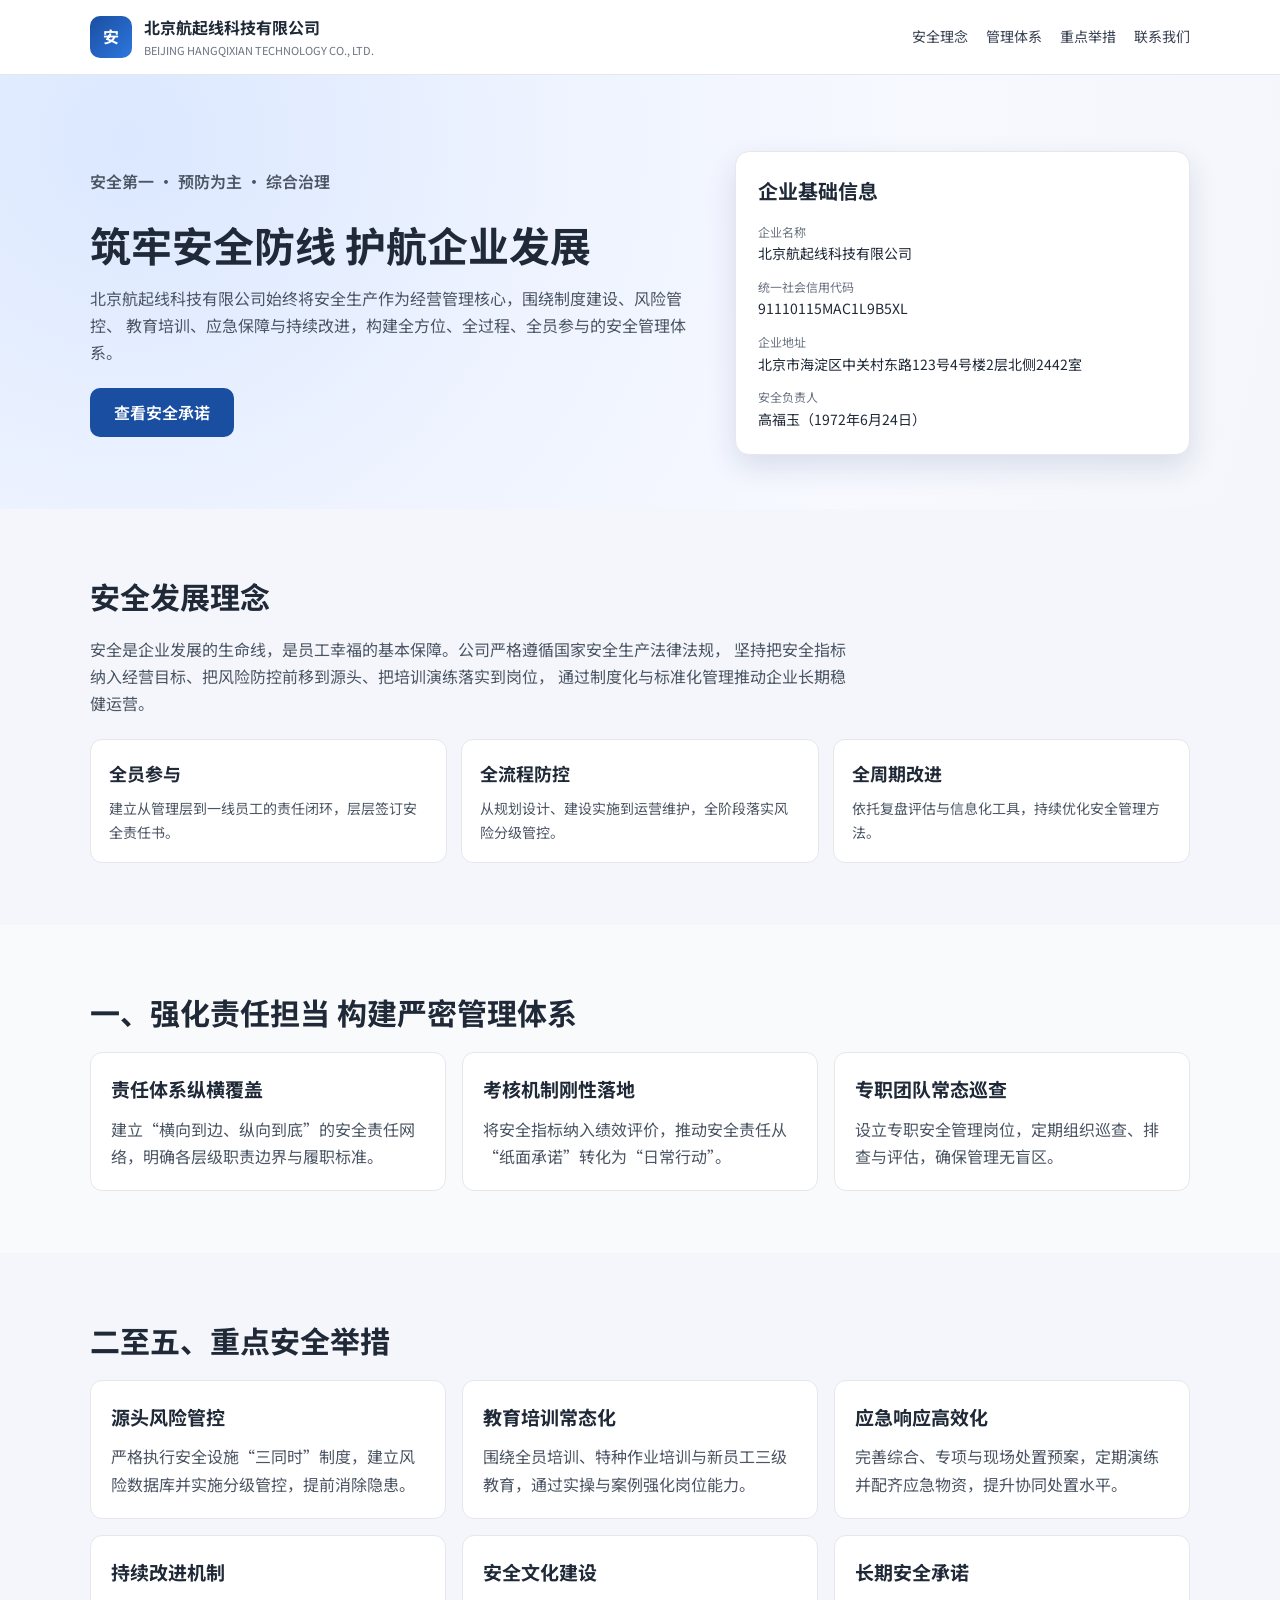
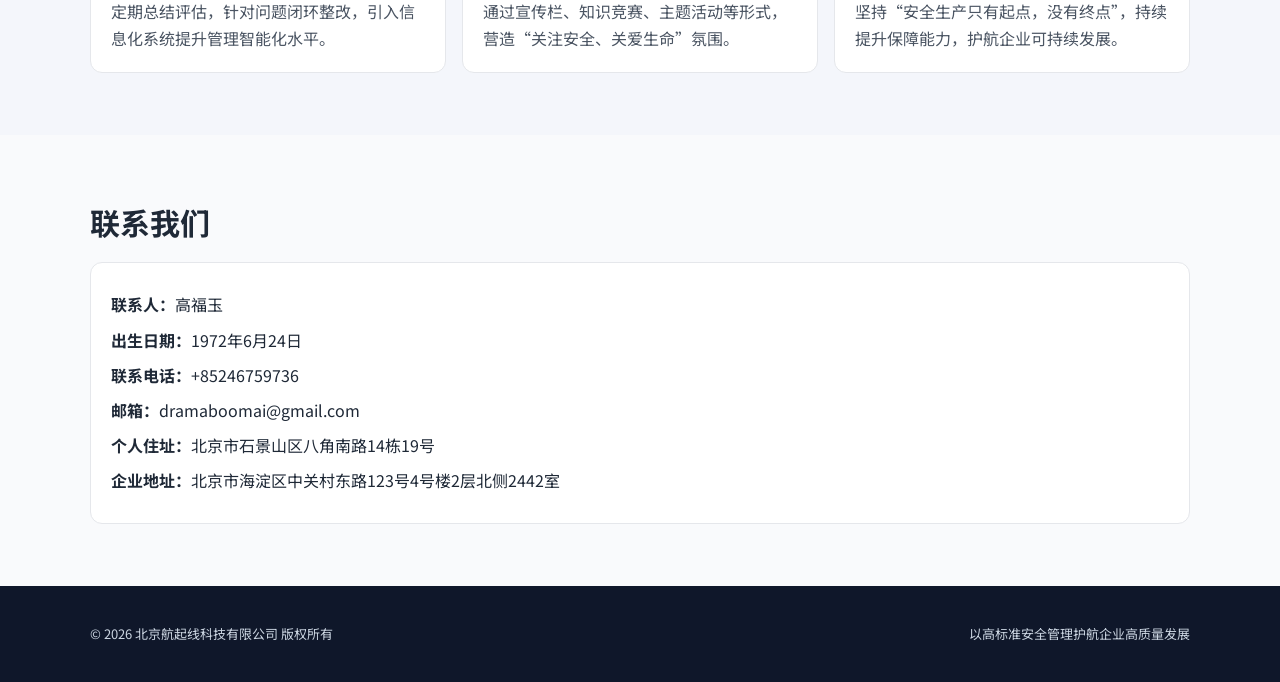
<file: index.html>
<!doctype html>
<html lang="zh-CN">
  <head>
    <meta charset="UTF-8" />
    <meta name="viewport" content="width=device-width, initial-scale=1.0" />
    <title>北京航起线科技有限公司 | 安全生产官方网站</title>
    <meta
      name="description"
      content="北京航起线科技有限公司安全生产官方网站，展示企业安全管理体系、风险防控机制与应急保障能力。"
    />
    <link rel="preconnect" href="https://fonts.googleapis.com" />
    <link rel="preconnect" href="https://fonts.gstatic.com" crossorigin />
    <link
      href="https://fonts.googleapis.com/css2?family=Noto+Sans+SC:wght@400;500;700&display=swap"
      rel="stylesheet"
    />
    <link rel="stylesheet" href="./styles.css" />
  </head>
  <body>
    <header class="site-header">
      <div class="container nav-wrap">
        <div class="brand">
          <div class="brand-logo">安</div>
          <div>
            <p class="brand-name">北京航起线科技有限公司</p>
            <p class="brand-sub">BEIJING HANGQIXIAN TECHNOLOGY CO., LTD.</p>
          </div>
        </div>
        <nav class="main-nav">
          <a href="#about">安全理念</a>
          <a href="#system">管理体系</a>
          <a href="#actions">重点举措</a>
          <a href="#contact">联系我们</a>
        </nav>
      </div>
    </header>

    <main>
      <section class="hero">
        <div class="container hero-inner">
          <div class="hero-text">
            <p class="hero-tag">安全第一 · 预防为主 · 综合治理</p>
            <h1>筑牢安全防线 护航企业发展</h1>
            <p>
              北京航起线科技有限公司始终将安全生产作为经营管理核心，围绕制度建设、风险管控、
              教育培训、应急保障与持续改进，构建全方位、全过程、全员参与的安全管理体系。
            </p>
            <a class="btn-primary" href="#about">查看安全承诺</a>
          </div>
          <div class="hero-card">
            <h2>企业基础信息</h2>
            <ul>
              <li><span>企业名称</span>北京航起线科技有限公司</li>
              <li><span>统一社会信用代码</span>91110115MAC1L9B5XL</li>
              <li><span>企业地址</span>北京市海淀区中关村东路123号4号楼2层北侧2442室</li>
              <li><span>安全负责人</span>高福玉（1972年6月24日）</li>
            </ul>
          </div>
        </div>
      </section>

      <section id="about" class="section">
        <div class="container">
          <h2 class="section-title">安全发展理念</h2>
          <p class="section-desc">
            安全是企业发展的生命线，是员工幸福的基本保障。公司严格遵循国家安全生产法律法规，
            坚持把安全指标纳入经营目标、把风险防控前移到源头、把培训演练落实到岗位，
            通过制度化与标准化管理推动企业长期稳健运营。
          </p>
          <div class="metrics">
            <article>
              <h3>全员参与</h3>
              <p>建立从管理层到一线员工的责任闭环，层层签订安全责任书。</p>
            </article>
            <article>
              <h3>全流程防控</h3>
              <p>从规划设计、建设实施到运营维护，全阶段落实风险分级管控。</p>
            </article>
            <article>
              <h3>全周期改进</h3>
              <p>依托复盘评估与信息化工具，持续优化安全管理方法。</p>
            </article>
          </div>
        </div>
      </section>

      <section id="system" class="section section-alt">
        <div class="container">
          <h2 class="section-title">一、强化责任担当 构建严密管理体系</h2>
          <div class="cards">
            <article class="card">
              <h3>责任体系纵横覆盖</h3>
              <p>建立“横向到边、纵向到底”的安全责任网络，明确各层级职责边界与履职标准。</p>
            </article>
            <article class="card">
              <h3>考核机制刚性落地</h3>
              <p>将安全指标纳入绩效评价，推动安全责任从“纸面承诺”转化为“日常行动”。</p>
            </article>
            <article class="card">
              <h3>专职团队常态巡查</h3>
              <p>设立专职安全管理岗位，定期组织巡查、排查与评估，确保管理无盲区。</p>
            </article>
          </div>
        </div>
      </section>

      <section id="actions" class="section">
        <div class="container">
          <h2 class="section-title">二至五、重点安全举措</h2>
          <div class="advantages">
            <div class="adv-item">
              <h3>源头风险管控</h3>
              <p>严格执行安全设施“三同时”制度，建立风险数据库并实施分级管控，提前消除隐患。</p>
            </div>
            <div class="adv-item">
              <h3>教育培训常态化</h3>
              <p>围绕全员培训、特种作业培训与新员工三级教育，通过实操与案例强化岗位能力。</p>
            </div>
            <div class="adv-item">
              <h3>应急响应高效化</h3>
              <p>完善综合、专项与现场处置预案，定期演练并配齐应急物资，提升协同处置水平。</p>
            </div>
            <div class="adv-item">
              <h3>持续改进机制</h3>
              <p>定期总结评估，针对问题闭环整改，引入信息化系统提升管理智能化水平。</p>
            </div>
            <div class="adv-item">
              <h3>安全文化建设</h3>
              <p>通过宣传栏、知识竞赛、主题活动等形式，营造“关注安全、关爱生命”氛围。</p>
            </div>
            <div class="adv-item">
              <h3>长期安全承诺</h3>
              <p>坚持“安全生产只有起点，没有终点”，持续提升保障能力，护航企业可持续发展。</p>
            </div>
          </div>
        </div>
      </section>

      <section id="contact" class="section section-alt">
        <div class="container">
          <h2 class="section-title">联系我们</h2>
          <div class="contact-box">
            <p><strong>联系人：</strong>高福玉</p>
            <p><strong>出生日期：</strong>1972年6月24日</p>
            <p><strong>联系电话：</strong>+85246759736</p>
            <p><strong>邮箱：</strong>dramaboomai@gmail.com</p>
            <p><strong>个人住址：</strong>北京市石景山区八角南路14栋19号</p>
            <p><strong>企业地址：</strong>北京市海淀区中关村东路123号4号楼2层北侧2442室</p>
          </div>
        </div>
      </section>
    </main>

    <footer class="site-footer">
      <div class="container footer-inner">
        <p>© 2026 北京航起线科技有限公司 版权所有</p>
        <p>以高标准安全管理护航企业高质量发展</p>
      </div>
    </footer>
  </body>
</html>
</file>
<file: styles.css>
:root {
  --bg: #f4f6fb;
  --surface: #ffffff;
  --primary: #1a4ea1;
  --primary-dark: #123b7d;
  --text: #1f2937;
  --muted: #6b7280;
  --line: #e5e7eb;
  --shadow: 0 12px 30px rgba(10, 37, 87, 0.12);
}

* {
  box-sizing: border-box;
}

body {
  margin: 0;
  font-family: "Noto Sans SC", "PingFang SC", "Microsoft YaHei", sans-serif;
  color: var(--text);
  background: var(--bg);
  line-height: 1.7;
}

a {
  color: inherit;
  text-decoration: none;
}

.container {
  width: min(1100px, 92vw);
  margin: 0 auto;
}

.site-header {
  position: sticky;
  top: 0;
  z-index: 1000;
  background: rgba(255, 255, 255, 0.95);
  border-bottom: 1px solid var(--line);
  backdrop-filter: blur(8px);
}

.nav-wrap {
  display: flex;
  justify-content: space-between;
  align-items: center;
  gap: 20px;
  padding: 14px 0;
}

.brand {
  display: flex;
  align-items: center;
  gap: 12px;
}

.brand-logo {
  width: 42px;
  height: 42px;
  border-radius: 10px;
  display: grid;
  place-items: center;
  color: #fff;
  font-weight: 700;
  background: linear-gradient(135deg, var(--primary), #2e77df);
}

.brand-name {
  margin: 0;
  font-weight: 700;
  font-size: 16px;
}

.brand-sub {
  margin: 0;
  color: var(--muted);
  font-size: 11px;
}

.main-nav {
  display: flex;
  gap: 18px;
  font-size: 14px;
  color: #374151;
}

.main-nav a:hover {
  color: var(--primary);
}

.hero {
  background: radial-gradient(circle at 10% 15%, #dbe8ff 0%, #eef3ff 35%, #f7f9ff 65%, #f4f6fb 100%);
  padding: 76px 0 54px;
}

.hero-inner {
  display: grid;
  grid-template-columns: 1.35fr 1fr;
  gap: 30px;
  align-items: center;
}

.hero-tag {
  margin: 0 0 10px;
  color: var(--primary);
  font-weight: 600;
}

.hero h1 {
  margin: 0 0 12px;
  line-height: 1.35;
  font-size: clamp(28px, 3.2vw, 42px);
}

.hero p {
  margin: 0 0 22px;
  color: #4b5563;
}

.btn-primary {
  display: inline-block;
  background: var(--primary);
  color: #fff;
  padding: 11px 24px;
  border-radius: 10px;
  font-weight: 600;
  transition: background 0.2s ease, transform 0.2s ease;
}

.btn-primary:hover {
  background: var(--primary-dark);
  transform: translateY(-1px);
}

.hero-card {
  background: var(--surface);
  border: 1px solid var(--line);
  border-radius: 14px;
  padding: 22px;
  box-shadow: var(--shadow);
}

.hero-card h2 {
  margin: 0 0 14px;
  font-size: 20px;
}

.hero-card ul {
  list-style: none;
  margin: 0;
  padding: 0;
  display: grid;
  gap: 11px;
}

.hero-card li {
  font-size: 14px;
}

.hero-card span {
  display: block;
  color: var(--muted);
  font-size: 12px;
}

.section {
  padding: 62px 0;
}

.section-alt {
  background: #f9fafc;
}

.section-title {
  margin: 0 0 14px;
  font-size: 30px;
}

.section-desc {
  margin: 0;
  max-width: 760px;
  color: #4b5563;
}

.metrics {
  margin-top: 22px;
  display: grid;
  grid-template-columns: repeat(3, minmax(0, 1fr));
  gap: 14px;
}

.metrics article {
  background: var(--surface);
  border: 1px solid var(--line);
  border-radius: 12px;
  padding: 18px;
}

.metrics h3 {
  margin: 0 0 8px;
  font-size: 18px;
}

.metrics p {
  margin: 0;
  color: #4b5563;
  font-size: 14px;
}

.cards {
  display: grid;
  grid-template-columns: repeat(3, minmax(0, 1fr));
  gap: 16px;
  margin-top: 12px;
}

.card,
.adv-item {
  background: var(--surface);
  border: 1px solid var(--line);
  border-radius: 12px;
  padding: 20px;
}

.card h3,
.adv-item h3 {
  margin: 0 0 10px;
  font-size: 19px;
}

.card p,
.adv-item p {
  margin: 0;
  color: #4b5563;
}

.advantages {
  display: grid;
  grid-template-columns: repeat(3, minmax(0, 1fr));
  gap: 16px;
}

.contact-box {
  background: var(--surface);
  border: 1px solid var(--line);
  border-radius: 12px;
  padding: 20px;
}

.contact-box p {
  margin: 8px 0;
}

.site-footer {
  background: #0f172a;
  color: #cbd5e1;
  padding: 24px 0;
}

.footer-inner {
  display: flex;
  justify-content: space-between;
  gap: 10px;
  flex-wrap: wrap;
  font-size: 13px;
}

@media (max-width: 950px) {
  .hero-inner,
  .cards,
  .metrics,
  .advantages {
    grid-template-columns: 1fr;
  }

  .hero {
    padding-top: 56px;
  }

  .main-nav {
    display: none;
  }
}
</file>
